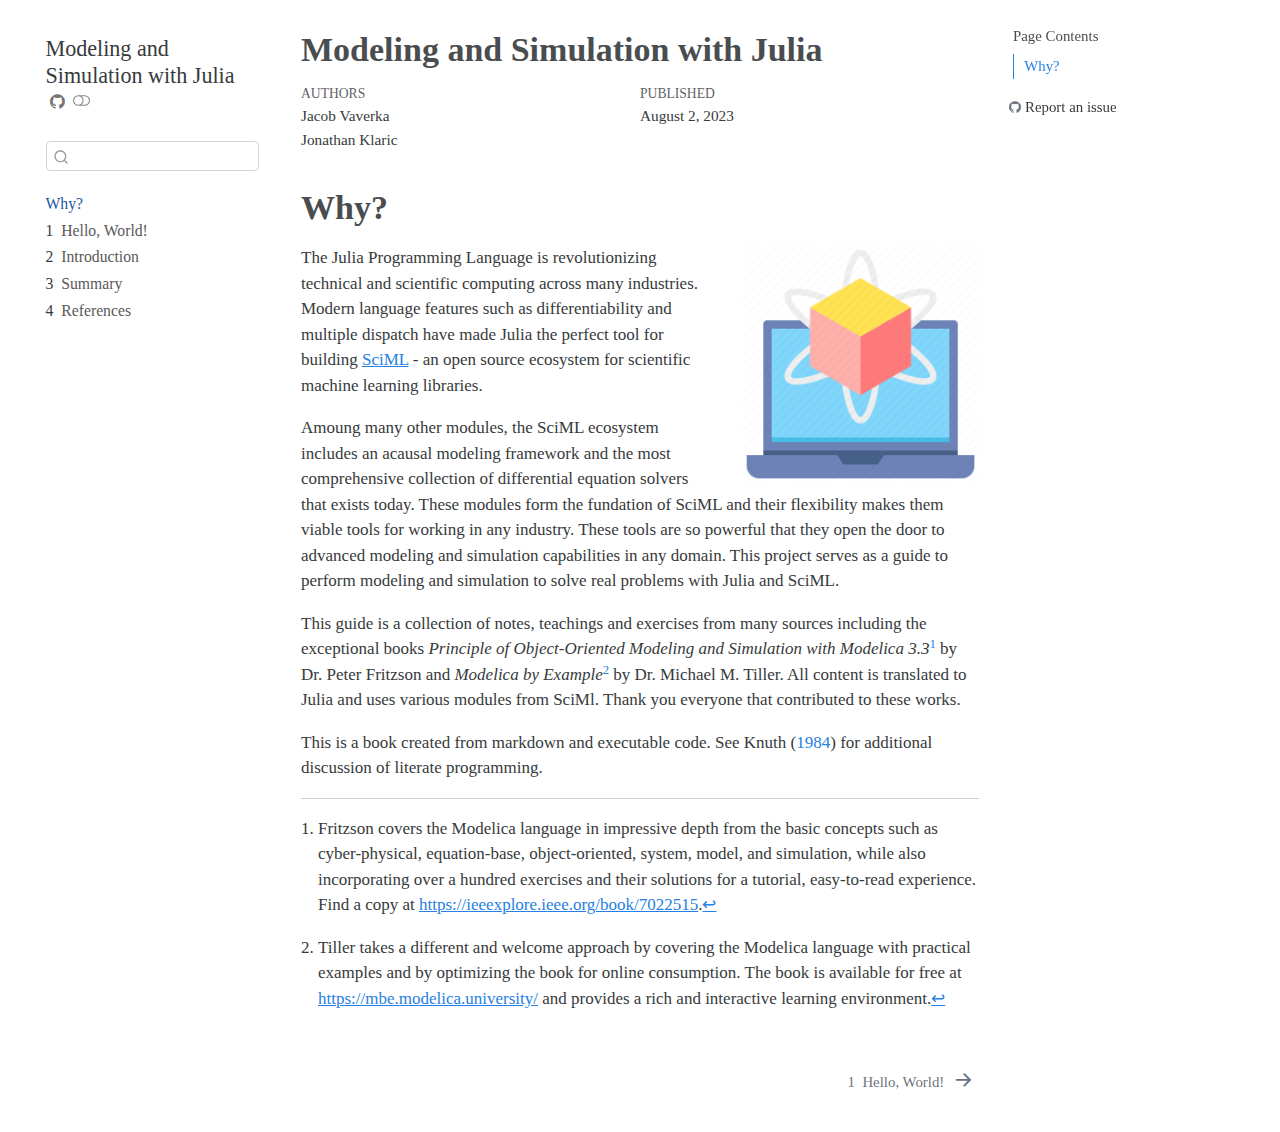
<file: index.html>
<!DOCTYPE html>
<html xmlns="http://www.w3.org/1999/xhtml" lang="en" xml:lang="en"><head>

<meta charset="utf-8">
<meta name="generator" content="quarto-1.3.433">

<meta name="viewport" content="width=device-width, initial-scale=1.0, user-scalable=yes">

<meta name="author" content="Jacob Vaverka">
<meta name="author" content="Jonathan Klaric">
<meta name="dcterms.date" content="2023-08-02">

<title>Modeling and Simulation with Julia</title>
<style>
code{white-space: pre-wrap;}
span.smallcaps{font-variant: small-caps;}
div.columns{display: flex; gap: min(4vw, 1.5em);}
div.column{flex: auto; overflow-x: auto;}
div.hanging-indent{margin-left: 1.5em; text-indent: -1.5em;}
ul.task-list{list-style: none;}
ul.task-list li input[type="checkbox"] {
  width: 0.8em;
  margin: 0 0.8em 0.2em -1em; /* quarto-specific, see https://github.com/quarto-dev/quarto-cli/issues/4556 */ 
  vertical-align: middle;
}
/* CSS for citations */
div.csl-bib-body { }
div.csl-entry {
  clear: both;
}
.hanging-indent div.csl-entry {
  margin-left:2em;
  text-indent:-2em;
}
div.csl-left-margin {
  min-width:2em;
  float:left;
}
div.csl-right-inline {
  margin-left:2em;
  padding-left:1em;
}
div.csl-indent {
  margin-left: 2em;
}</style>


<script src="site_libs/quarto-nav/quarto-nav.js"></script>
<script src="site_libs/quarto-nav/headroom.min.js"></script>
<script src="site_libs/clipboard/clipboard.min.js"></script>
<script src="site_libs/quarto-search/autocomplete.umd.js"></script>
<script src="site_libs/quarto-search/fuse.min.js"></script>
<script src="site_libs/quarto-search/quarto-search.js"></script>
<meta name="quarto:offset" content="./">
<link href="./hello.html" rel="next">
<link href="./cover.png" rel="icon" type="image/png">
<script src="site_libs/quarto-html/quarto.js"></script>
<script src="site_libs/quarto-html/popper.min.js"></script>
<script src="site_libs/quarto-html/tippy.umd.min.js"></script>
<script src="site_libs/quarto-html/anchor.min.js"></script>
<link href="site_libs/quarto-html/tippy.css" rel="stylesheet">
<link href="site_libs/quarto-html/quarto-syntax-highlighting.css" rel="stylesheet" class="quarto-color-scheme" id="quarto-text-highlighting-styles">
<link href="site_libs/quarto-html/quarto-syntax-highlighting-dark.css" rel="prefetch" class="quarto-color-scheme quarto-color-alternate" id="quarto-text-highlighting-styles">
<script src="site_libs/bootstrap/bootstrap.min.js"></script>
<link href="site_libs/bootstrap/bootstrap-icons.css" rel="stylesheet">
<link href="site_libs/bootstrap/bootstrap.min.css" rel="stylesheet" class="quarto-color-scheme" id="quarto-bootstrap" data-mode="light">
<link href="site_libs/bootstrap/bootstrap-dark.min.css" rel="prefetch" class="quarto-color-scheme quarto-color-alternate" id="quarto-bootstrap" data-mode="dark">
<script id="quarto-search-options" type="application/json">{
  "location": "sidebar",
  "copy-button": false,
  "collapse-after": 3,
  "panel-placement": "start",
  "type": "textbox",
  "limit": 20,
  "language": {
    "search-no-results-text": "No results",
    "search-matching-documents-text": "matching documents",
    "search-copy-link-title": "Copy link to search",
    "search-hide-matches-text": "Hide additional matches",
    "search-more-match-text": "more match in this document",
    "search-more-matches-text": "more matches in this document",
    "search-clear-button-title": "Clear",
    "search-detached-cancel-button-title": "Cancel",
    "search-submit-button-title": "Submit",
    "search-label": "Search"
  }
}</script>
<style>html{ scroll-behavior: smooth; }</style>


</head>

<body class="nav-sidebar floating">

<div id="quarto-search-results"></div>
  <header id="quarto-header" class="headroom fixed-top">
  <nav class="quarto-secondary-nav">
    <div class="container-fluid d-flex">
      <button type="button" class="quarto-btn-toggle btn" data-bs-toggle="collapse" data-bs-target="#quarto-sidebar,#quarto-sidebar-glass" aria-controls="quarto-sidebar" aria-expanded="false" aria-label="Toggle sidebar navigation" onclick="if (window.quartoToggleHeadroom) { window.quartoToggleHeadroom(); }">
        <i class="bi bi-layout-text-sidebar-reverse"></i>
      </button>
      <nav class="quarto-page-breadcrumbs" aria-label="breadcrumb"><ol class="breadcrumb"><li class="breadcrumb-item"><a href="./index.html">Why?</a></li></ol></nav>
      <a class="flex-grow-1" role="button" data-bs-toggle="collapse" data-bs-target="#quarto-sidebar,#quarto-sidebar-glass" aria-controls="quarto-sidebar" aria-expanded="false" aria-label="Toggle sidebar navigation" onclick="if (window.quartoToggleHeadroom) { window.quartoToggleHeadroom(); }">      
      </a>
      <button type="button" class="btn quarto-search-button" aria-label="" onclick="window.quartoOpenSearch();">
        <i class="bi bi-search"></i>
      </button>
    </div>
  </nav>
</header>
<!-- content -->
<div id="quarto-content" class="quarto-container page-columns page-rows-contents page-layout-article">
<!-- sidebar -->
  <nav id="quarto-sidebar" class="sidebar collapse collapse-horizontal sidebar-navigation floating overflow-auto">
    <div class="pt-lg-2 mt-2 text-left sidebar-header">
    <div class="sidebar-title mb-0 py-0">
      <a href="./">Modeling and Simulation with Julia</a> 
        <div class="sidebar-tools-main">
    <a href="https://github.com/jvaverka/ModelSimBook" rel="" title="Source Code" class="quarto-navigation-tool px-1" aria-label="Source Code"><i class="bi bi-github"></i></a>
  <a href="" class="quarto-color-scheme-toggle quarto-navigation-tool  px-1" onclick="window.quartoToggleColorScheme(); return false;" title="Toggle dark mode"><i class="bi"></i></a>
</div>
    </div>
      </div>
        <div class="mt-2 flex-shrink-0 align-items-center">
        <div class="sidebar-search">
        <div id="quarto-search" class="" title="Search"></div>
        </div>
        </div>
    <div class="sidebar-menu-container"> 
    <ul class="list-unstyled mt-1">
        <li class="sidebar-item">
  <div class="sidebar-item-container"> 
  <a href="./index.html" class="sidebar-item-text sidebar-link active">
 <span class="menu-text">Why?</span></a>
  </div>
</li>
        <li class="sidebar-item">
  <div class="sidebar-item-container"> 
  <a href="./hello.html" class="sidebar-item-text sidebar-link">
 <span class="menu-text"><span class="chapter-number">1</span>&nbsp; <span class="chapter-title">Hello, World!</span></span></a>
  </div>
</li>
        <li class="sidebar-item">
  <div class="sidebar-item-container"> 
  <a href="./intro.html" class="sidebar-item-text sidebar-link">
 <span class="menu-text"><span class="chapter-number">2</span>&nbsp; <span class="chapter-title">Introduction</span></span></a>
  </div>
</li>
        <li class="sidebar-item">
  <div class="sidebar-item-container"> 
  <a href="./summary.html" class="sidebar-item-text sidebar-link">
 <span class="menu-text"><span class="chapter-number">3</span>&nbsp; <span class="chapter-title">Summary</span></span></a>
  </div>
</li>
        <li class="sidebar-item">
  <div class="sidebar-item-container"> 
  <a href="./references.html" class="sidebar-item-text sidebar-link">
 <span class="menu-text"><span class="chapter-number">4</span>&nbsp; <span class="chapter-title">References</span></span></a>
  </div>
</li>
    </ul>
    </div>
</nav>
<div id="quarto-sidebar-glass" data-bs-toggle="collapse" data-bs-target="#quarto-sidebar,#quarto-sidebar-glass"></div>
<!-- margin-sidebar -->
    <div id="quarto-margin-sidebar" class="sidebar margin-sidebar">
        <nav id="TOC" role="doc-toc" class="toc-active">
    <h2 id="toc-title">Page Contents</h2>
   
  <ul>
  <li><a href="#why" id="toc-why" class="nav-link active" data-scroll-target="#why">Why?</a></li>
  </ul>
<div class="toc-actions"><div><i class="bi bi-github"></i></div><div class="action-links"><p><a href="https://github.com/jvaverka/ModelSimBook/issues/new" class="toc-action">Report an issue</a></p></div></div></nav>
    </div>
<!-- main -->
<main class="content" id="quarto-document-content">

<header id="title-block-header" class="quarto-title-block default">
<div class="quarto-title">
<h1 class="title">Modeling and Simulation with Julia</h1>
</div>



<div class="quarto-title-meta">

    <div>
    <div class="quarto-title-meta-heading">Authors</div>
    <div class="quarto-title-meta-contents">
             <p>Jacob Vaverka </p>
             <p>Jonathan Klaric </p>
          </div>
  </div>
    
    <div>
    <div class="quarto-title-meta-heading">Published</div>
    <div class="quarto-title-meta-contents">
      <p class="date">August 2, 2023</p>
    </div>
  </div>
  
    
  </div>
  

</header>


<section id="why" class="level1 unnumbered">
<h1 class="unnumbered">Why?</h1><p><img src="cover.png" title="Modeling and Simulation with Julia" class="quarto-cover-image img-fluid"></p>
<p>The Julia Programming Language is revolutionizing technical and scientific computing across many industries. Modern language features such as differentiability and multiple dispatch have made Julia the perfect tool for building <a href="sciml.ai">SciML</a> - an open source ecosystem for scientific machine learning libraries.</p>
<p>Amoung many other modules, the SciML ecosystem includes an acausal modeling framework and the most comprehensive collection of differential equation solvers that exists today. These modules form the fundation of SciML and their flexibility makes them viable tools for working in any industry. These tools are so powerful that they open the door to advanced modeling and simulation capabilities in any domain. This project serves as a guide to perform modeling and simulation to solve real problems with Julia and SciML.</p>
<p>This guide is a collection of notes, teachings and exercises from many sources including the exceptional books <em>Principle of Object-Oriented Modeling and Simulation with Modelica 3.3</em><a href="#fn1" class="footnote-ref" id="fnref1" role="doc-noteref"><sup>1</sup></a> by Dr.&nbsp;Peter Fritzson and <em>Modelica by Example</em><a href="#fn2" class="footnote-ref" id="fnref2" role="doc-noteref"><sup>2</sup></a> by Dr.&nbsp;Michael M. Tiller. All content is translated to Julia and uses various modules from SciMl. Thank you everyone that contributed to these works.</p>
<p>This is a book created from markdown and executable code. See <span class="citation" data-cites="knuth84">Knuth (<a href="references.html#ref-knuth84" role="doc-biblioref">1984</a>)</span> for additional discussion of literate programming.</p>


<div id="refs" class="references csl-bib-body hanging-indent" role="list" style="display: none">
<div id="ref-knuth84" class="csl-entry" role="listitem">
Knuth, Donald E. 1984. <span>“Literate Programming.”</span> <em>Comput. J.</em> 27 (2): 97–111. <a href="https://doi.org/10.1093/comjnl/27.2.97">https://doi.org/10.1093/comjnl/27.2.97</a>.
</div>
</div>
</section>
<section id="footnotes" class="footnotes footnotes-end-of-document" role="doc-endnotes">
<hr>
<ol>
<li id="fn1"><p>Fritzson covers the Modelica language in impressive depth from the basic concepts such as cyber-physical, equation-base, object-oriented, system, model, and simulation, while also incorporating over a hundred exercises and their solutions for a tutorial, easy-to-read experience. Find a copy at <a href="https://ieeexplore.ieee.org/book/7022515" class="uri">https://ieeexplore.ieee.org/book/7022515</a>.<a href="#fnref1" class="footnote-back" role="doc-backlink">↩︎</a></p></li>
<li id="fn2"><p>Tiller takes a different and welcome approach by covering the Modelica language with practical examples and by optimizing the book for online consumption. The book is available for free at <a href="https://mbe.modelica.university/" class="uri">https://mbe.modelica.university/</a> and provides a rich and interactive learning environment.<a href="#fnref2" class="footnote-back" role="doc-backlink">↩︎</a></p></li>
</ol>
</section>

</main> <!-- /main -->
<script id="quarto-html-after-body" type="application/javascript">
window.document.addEventListener("DOMContentLoaded", function (event) {
  const toggleBodyColorMode = (bsSheetEl) => {
    const mode = bsSheetEl.getAttribute("data-mode");
    const bodyEl = window.document.querySelector("body");
    if (mode === "dark") {
      bodyEl.classList.add("quarto-dark");
      bodyEl.classList.remove("quarto-light");
    } else {
      bodyEl.classList.add("quarto-light");
      bodyEl.classList.remove("quarto-dark");
    }
  }
  const toggleBodyColorPrimary = () => {
    const bsSheetEl = window.document.querySelector("link#quarto-bootstrap");
    if (bsSheetEl) {
      toggleBodyColorMode(bsSheetEl);
    }
  }
  toggleBodyColorPrimary();  
  const disableStylesheet = (stylesheets) => {
    for (let i=0; i < stylesheets.length; i++) {
      const stylesheet = stylesheets[i];
      stylesheet.rel = 'prefetch';
    }
  }
  const enableStylesheet = (stylesheets) => {
    for (let i=0; i < stylesheets.length; i++) {
      const stylesheet = stylesheets[i];
      stylesheet.rel = 'stylesheet';
    }
  }
  const manageTransitions = (selector, allowTransitions) => {
    const els = window.document.querySelectorAll(selector);
    for (let i=0; i < els.length; i++) {
      const el = els[i];
      if (allowTransitions) {
        el.classList.remove('notransition');
      } else {
        el.classList.add('notransition');
      }
    }
  }
  const toggleColorMode = (alternate) => {
    // Switch the stylesheets
    const alternateStylesheets = window.document.querySelectorAll('link.quarto-color-scheme.quarto-color-alternate');
    manageTransitions('#quarto-margin-sidebar .nav-link', false);
    if (alternate) {
      enableStylesheet(alternateStylesheets);
      for (const sheetNode of alternateStylesheets) {
        if (sheetNode.id === "quarto-bootstrap") {
          toggleBodyColorMode(sheetNode);
        }
      }
    } else {
      disableStylesheet(alternateStylesheets);
      toggleBodyColorPrimary();
    }
    manageTransitions('#quarto-margin-sidebar .nav-link', true);
    // Switch the toggles
    const toggles = window.document.querySelectorAll('.quarto-color-scheme-toggle');
    for (let i=0; i < toggles.length; i++) {
      const toggle = toggles[i];
      if (toggle) {
        if (alternate) {
          toggle.classList.add("alternate");     
        } else {
          toggle.classList.remove("alternate");
        }
      }
    }
    // Hack to workaround the fact that safari doesn't
    // properly recolor the scrollbar when toggling (#1455)
    if (navigator.userAgent.indexOf('Safari') > 0 && navigator.userAgent.indexOf('Chrome') == -1) {
      manageTransitions("body", false);
      window.scrollTo(0, 1);
      setTimeout(() => {
        window.scrollTo(0, 0);
        manageTransitions("body", true);
      }, 40);  
    }
  }
  const isFileUrl = () => { 
    return window.location.protocol === 'file:';
  }
  const hasAlternateSentinel = () => {  
    let styleSentinel = getColorSchemeSentinel();
    if (styleSentinel !== null) {
      return styleSentinel === "alternate";
    } else {
      return false;
    }
  }
  const setStyleSentinel = (alternate) => {
    const value = alternate ? "alternate" : "default";
    if (!isFileUrl()) {
      window.localStorage.setItem("quarto-color-scheme", value);
    } else {
      localAlternateSentinel = value;
    }
  }
  const getColorSchemeSentinel = () => {
    if (!isFileUrl()) {
      const storageValue = window.localStorage.getItem("quarto-color-scheme");
      return storageValue != null ? storageValue : localAlternateSentinel;
    } else {
      return localAlternateSentinel;
    }
  }
  let localAlternateSentinel = 'default';
  // Dark / light mode switch
  window.quartoToggleColorScheme = () => {
    // Read the current dark / light value 
    let toAlternate = !hasAlternateSentinel();
    toggleColorMode(toAlternate);
    setStyleSentinel(toAlternate);
  };
  // Ensure there is a toggle, if there isn't float one in the top right
  if (window.document.querySelector('.quarto-color-scheme-toggle') === null) {
    const a = window.document.createElement('a');
    a.classList.add('top-right');
    a.classList.add('quarto-color-scheme-toggle');
    a.href = "";
    a.onclick = function() { try { window.quartoToggleColorScheme(); } catch {} return false; };
    const i = window.document.createElement("i");
    i.classList.add('bi');
    a.appendChild(i);
    window.document.body.appendChild(a);
  }
  // Switch to dark mode if need be
  if (hasAlternateSentinel()) {
    toggleColorMode(true);
  } else {
    toggleColorMode(false);
  }
  const icon = "";
  const anchorJS = new window.AnchorJS();
  anchorJS.options = {
    placement: 'right',
    icon: icon
  };
  anchorJS.add('.anchored');
  const isCodeAnnotation = (el) => {
    for (const clz of el.classList) {
      if (clz.startsWith('code-annotation-')) {                     
        return true;
      }
    }
    return false;
  }
  const clipboard = new window.ClipboardJS('.code-copy-button', {
    text: function(trigger) {
      const codeEl = trigger.previousElementSibling.cloneNode(true);
      for (const childEl of codeEl.children) {
        if (isCodeAnnotation(childEl)) {
          childEl.remove();
        }
      }
      return codeEl.innerText;
    }
  });
  clipboard.on('success', function(e) {
    // button target
    const button = e.trigger;
    // don't keep focus
    button.blur();
    // flash "checked"
    button.classList.add('code-copy-button-checked');
    var currentTitle = button.getAttribute("title");
    button.setAttribute("title", "Copied!");
    let tooltip;
    if (window.bootstrap) {
      button.setAttribute("data-bs-toggle", "tooltip");
      button.setAttribute("data-bs-placement", "left");
      button.setAttribute("data-bs-title", "Copied!");
      tooltip = new bootstrap.Tooltip(button, 
        { trigger: "manual", 
          customClass: "code-copy-button-tooltip",
          offset: [0, -8]});
      tooltip.show();    
    }
    setTimeout(function() {
      if (tooltip) {
        tooltip.hide();
        button.removeAttribute("data-bs-title");
        button.removeAttribute("data-bs-toggle");
        button.removeAttribute("data-bs-placement");
      }
      button.setAttribute("title", currentTitle);
      button.classList.remove('code-copy-button-checked');
    }, 1000);
    // clear code selection
    e.clearSelection();
  });
  function tippyHover(el, contentFn) {
    const config = {
      allowHTML: true,
      content: contentFn,
      maxWidth: 500,
      delay: 100,
      arrow: false,
      appendTo: function(el) {
          return el.parentElement;
      },
      interactive: true,
      interactiveBorder: 10,
      theme: 'quarto',
      placement: 'bottom-start'
    };
    window.tippy(el, config); 
  }
  const noterefs = window.document.querySelectorAll('a[role="doc-noteref"]');
  for (var i=0; i<noterefs.length; i++) {
    const ref = noterefs[i];
    tippyHover(ref, function() {
      // use id or data attribute instead here
      let href = ref.getAttribute('data-footnote-href') || ref.getAttribute('href');
      try { href = new URL(href).hash; } catch {}
      const id = href.replace(/^#\/?/, "");
      const note = window.document.getElementById(id);
      return note.innerHTML;
    });
  }
      let selectedAnnoteEl;
      const selectorForAnnotation = ( cell, annotation) => {
        let cellAttr = 'data-code-cell="' + cell + '"';
        let lineAttr = 'data-code-annotation="' +  annotation + '"';
        const selector = 'span[' + cellAttr + '][' + lineAttr + ']';
        return selector;
      }
      const selectCodeLines = (annoteEl) => {
        const doc = window.document;
        const targetCell = annoteEl.getAttribute("data-target-cell");
        const targetAnnotation = annoteEl.getAttribute("data-target-annotation");
        const annoteSpan = window.document.querySelector(selectorForAnnotation(targetCell, targetAnnotation));
        const lines = annoteSpan.getAttribute("data-code-lines").split(",");
        const lineIds = lines.map((line) => {
          return targetCell + "-" + line;
        })
        let top = null;
        let height = null;
        let parent = null;
        if (lineIds.length > 0) {
            //compute the position of the single el (top and bottom and make a div)
            const el = window.document.getElementById(lineIds[0]);
            top = el.offsetTop;
            height = el.offsetHeight;
            parent = el.parentElement.parentElement;
          if (lineIds.length > 1) {
            const lastEl = window.document.getElementById(lineIds[lineIds.length - 1]);
            const bottom = lastEl.offsetTop + lastEl.offsetHeight;
            height = bottom - top;
          }
          if (top !== null && height !== null && parent !== null) {
            // cook up a div (if necessary) and position it 
            let div = window.document.getElementById("code-annotation-line-highlight");
            if (div === null) {
              div = window.document.createElement("div");
              div.setAttribute("id", "code-annotation-line-highlight");
              div.style.position = 'absolute';
              parent.appendChild(div);
            }
            div.style.top = top - 2 + "px";
            div.style.height = height + 4 + "px";
            let gutterDiv = window.document.getElementById("code-annotation-line-highlight-gutter");
            if (gutterDiv === null) {
              gutterDiv = window.document.createElement("div");
              gutterDiv.setAttribute("id", "code-annotation-line-highlight-gutter");
              gutterDiv.style.position = 'absolute';
              const codeCell = window.document.getElementById(targetCell);
              const gutter = codeCell.querySelector('.code-annotation-gutter');
              gutter.appendChild(gutterDiv);
            }
            gutterDiv.style.top = top - 2 + "px";
            gutterDiv.style.height = height + 4 + "px";
          }
          selectedAnnoteEl = annoteEl;
        }
      };
      const unselectCodeLines = () => {
        const elementsIds = ["code-annotation-line-highlight", "code-annotation-line-highlight-gutter"];
        elementsIds.forEach((elId) => {
          const div = window.document.getElementById(elId);
          if (div) {
            div.remove();
          }
        });
        selectedAnnoteEl = undefined;
      };
      // Attach click handler to the DT
      const annoteDls = window.document.querySelectorAll('dt[data-target-cell]');
      for (const annoteDlNode of annoteDls) {
        annoteDlNode.addEventListener('click', (event) => {
          const clickedEl = event.target;
          if (clickedEl !== selectedAnnoteEl) {
            unselectCodeLines();
            const activeEl = window.document.querySelector('dt[data-target-cell].code-annotation-active');
            if (activeEl) {
              activeEl.classList.remove('code-annotation-active');
            }
            selectCodeLines(clickedEl);
            clickedEl.classList.add('code-annotation-active');
          } else {
            // Unselect the line
            unselectCodeLines();
            clickedEl.classList.remove('code-annotation-active');
          }
        });
      }
  const findCites = (el) => {
    const parentEl = el.parentElement;
    if (parentEl) {
      const cites = parentEl.dataset.cites;
      if (cites) {
        return {
          el,
          cites: cites.split(' ')
        };
      } else {
        return findCites(el.parentElement)
      }
    } else {
      return undefined;
    }
  };
  var bibliorefs = window.document.querySelectorAll('a[role="doc-biblioref"]');
  for (var i=0; i<bibliorefs.length; i++) {
    const ref = bibliorefs[i];
    const citeInfo = findCites(ref);
    if (citeInfo) {
      tippyHover(citeInfo.el, function() {
        var popup = window.document.createElement('div');
        citeInfo.cites.forEach(function(cite) {
          var citeDiv = window.document.createElement('div');
          citeDiv.classList.add('hanging-indent');
          citeDiv.classList.add('csl-entry');
          var biblioDiv = window.document.getElementById('ref-' + cite);
          if (biblioDiv) {
            citeDiv.innerHTML = biblioDiv.innerHTML;
          }
          popup.appendChild(citeDiv);
        });
        return popup.innerHTML;
      });
    }
  }
});
</script>
<nav class="page-navigation">
  <div class="nav-page nav-page-previous">
  </div>
  <div class="nav-page nav-page-next">
      <a href="./hello.html" class="pagination-link">
        <span class="nav-page-text"><span class="chapter-number">1</span>&nbsp; <span class="chapter-title">Hello, World!</span></span> <i class="bi bi-arrow-right-short"></i>
      </a>
  </div>
</nav>
</div> <!-- /content -->



<script src="site_libs/quarto-html/zenscroll-min.js"></script>
</body></html>
</file>
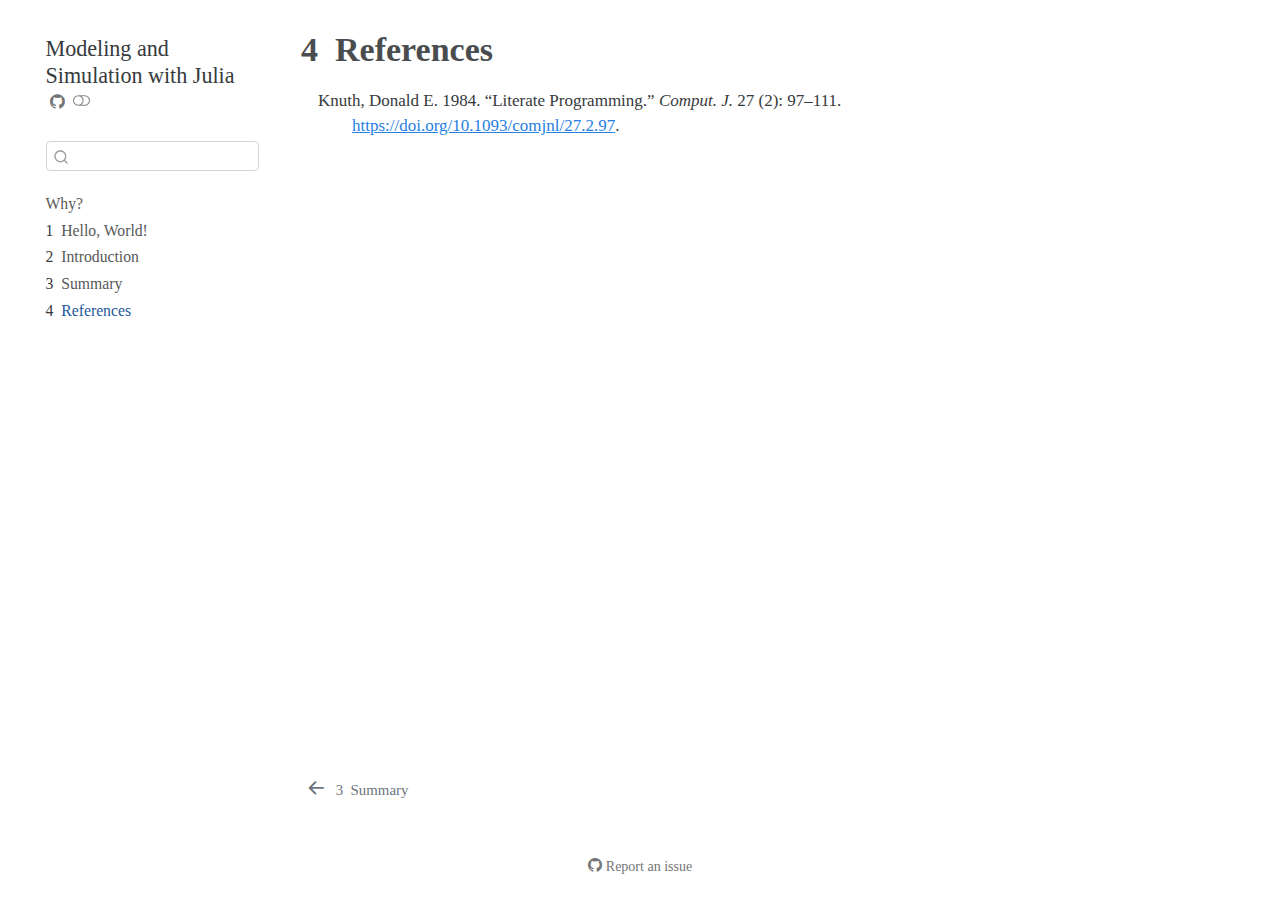
<file: references.html>
<!DOCTYPE html>
<html xmlns="http://www.w3.org/1999/xhtml" lang="en" xml:lang="en"><head>

<meta charset="utf-8">
<meta name="generator" content="quarto-1.3.433">

<meta name="viewport" content="width=device-width, initial-scale=1.0, user-scalable=yes">


<title>Modeling and Simulation with Julia - 4&nbsp; References</title>
<style>
code{white-space: pre-wrap;}
span.smallcaps{font-variant: small-caps;}
div.columns{display: flex; gap: min(4vw, 1.5em);}
div.column{flex: auto; overflow-x: auto;}
div.hanging-indent{margin-left: 1.5em; text-indent: -1.5em;}
ul.task-list{list-style: none;}
ul.task-list li input[type="checkbox"] {
  width: 0.8em;
  margin: 0 0.8em 0.2em -1em; /* quarto-specific, see https://github.com/quarto-dev/quarto-cli/issues/4556 */ 
  vertical-align: middle;
}
/* CSS for citations */
div.csl-bib-body { }
div.csl-entry {
  clear: both;
}
.hanging-indent div.csl-entry {
  margin-left:2em;
  text-indent:-2em;
}
div.csl-left-margin {
  min-width:2em;
  float:left;
}
div.csl-right-inline {
  margin-left:2em;
  padding-left:1em;
}
div.csl-indent {
  margin-left: 2em;
}</style>


<script src="site_libs/quarto-nav/quarto-nav.js"></script>
<script src="site_libs/quarto-nav/headroom.min.js"></script>
<script src="site_libs/clipboard/clipboard.min.js"></script>
<script src="site_libs/quarto-search/autocomplete.umd.js"></script>
<script src="site_libs/quarto-search/fuse.min.js"></script>
<script src="site_libs/quarto-search/quarto-search.js"></script>
<meta name="quarto:offset" content="./">
<link href="./summary.html" rel="prev">
<link href="./cover.png" rel="icon" type="image/png">
<script src="site_libs/quarto-html/quarto.js"></script>
<script src="site_libs/quarto-html/popper.min.js"></script>
<script src="site_libs/quarto-html/tippy.umd.min.js"></script>
<script src="site_libs/quarto-html/anchor.min.js"></script>
<link href="site_libs/quarto-html/tippy.css" rel="stylesheet">
<link href="site_libs/quarto-html/quarto-syntax-highlighting.css" rel="stylesheet" class="quarto-color-scheme" id="quarto-text-highlighting-styles">
<link href="site_libs/quarto-html/quarto-syntax-highlighting-dark.css" rel="prefetch" class="quarto-color-scheme quarto-color-alternate" id="quarto-text-highlighting-styles">
<script src="site_libs/bootstrap/bootstrap.min.js"></script>
<link href="site_libs/bootstrap/bootstrap-icons.css" rel="stylesheet">
<link href="site_libs/bootstrap/bootstrap.min.css" rel="stylesheet" class="quarto-color-scheme" id="quarto-bootstrap" data-mode="light">
<link href="site_libs/bootstrap/bootstrap-dark.min.css" rel="prefetch" class="quarto-color-scheme quarto-color-alternate" id="quarto-bootstrap" data-mode="dark">
<script id="quarto-search-options" type="application/json">{
  "location": "sidebar",
  "copy-button": false,
  "collapse-after": 3,
  "panel-placement": "start",
  "type": "textbox",
  "limit": 20,
  "language": {
    "search-no-results-text": "No results",
    "search-matching-documents-text": "matching documents",
    "search-copy-link-title": "Copy link to search",
    "search-hide-matches-text": "Hide additional matches",
    "search-more-match-text": "more match in this document",
    "search-more-matches-text": "more matches in this document",
    "search-clear-button-title": "Clear",
    "search-detached-cancel-button-title": "Cancel",
    "search-submit-button-title": "Submit",
    "search-label": "Search"
  }
}</script>
<style>html{ scroll-behavior: smooth; }</style>


</head>

<body class="nav-sidebar floating">

<div id="quarto-search-results"></div>
  <header id="quarto-header" class="headroom fixed-top">
  <nav class="quarto-secondary-nav">
    <div class="container-fluid d-flex">
      <button type="button" class="quarto-btn-toggle btn" data-bs-toggle="collapse" data-bs-target="#quarto-sidebar,#quarto-sidebar-glass" aria-controls="quarto-sidebar" aria-expanded="false" aria-label="Toggle sidebar navigation" onclick="if (window.quartoToggleHeadroom) { window.quartoToggleHeadroom(); }">
        <i class="bi bi-layout-text-sidebar-reverse"></i>
      </button>
      <nav class="quarto-page-breadcrumbs" aria-label="breadcrumb"><ol class="breadcrumb"><li class="breadcrumb-item"><a href="./references.html"><span class="chapter-number">4</span>&nbsp; <span class="chapter-title">References</span></a></li></ol></nav>
      <a class="flex-grow-1" role="button" data-bs-toggle="collapse" data-bs-target="#quarto-sidebar,#quarto-sidebar-glass" aria-controls="quarto-sidebar" aria-expanded="false" aria-label="Toggle sidebar navigation" onclick="if (window.quartoToggleHeadroom) { window.quartoToggleHeadroom(); }">      
      </a>
      <button type="button" class="btn quarto-search-button" aria-label="" onclick="window.quartoOpenSearch();">
        <i class="bi bi-search"></i>
      </button>
    </div>
  </nav>
</header>
<!-- content -->
<div id="quarto-content" class="quarto-container page-columns page-rows-contents page-layout-article">
<!-- sidebar -->
  <nav id="quarto-sidebar" class="sidebar collapse collapse-horizontal sidebar-navigation floating overflow-auto">
    <div class="pt-lg-2 mt-2 text-left sidebar-header">
    <div class="sidebar-title mb-0 py-0">
      <a href="./">Modeling and Simulation with Julia</a> 
        <div class="sidebar-tools-main">
    <a href="https://github.com/jvaverka/ModelSimBook" rel="" title="Source Code" class="quarto-navigation-tool px-1" aria-label="Source Code"><i class="bi bi-github"></i></a>
  <a href="" class="quarto-color-scheme-toggle quarto-navigation-tool  px-1" onclick="window.quartoToggleColorScheme(); return false;" title="Toggle dark mode"><i class="bi"></i></a>
</div>
    </div>
      </div>
        <div class="mt-2 flex-shrink-0 align-items-center">
        <div class="sidebar-search">
        <div id="quarto-search" class="" title="Search"></div>
        </div>
        </div>
    <div class="sidebar-menu-container"> 
    <ul class="list-unstyled mt-1">
        <li class="sidebar-item">
  <div class="sidebar-item-container"> 
  <a href="./index.html" class="sidebar-item-text sidebar-link">
 <span class="menu-text">Why?</span></a>
  </div>
</li>
        <li class="sidebar-item">
  <div class="sidebar-item-container"> 
  <a href="./hello.html" class="sidebar-item-text sidebar-link">
 <span class="menu-text"><span class="chapter-number">1</span>&nbsp; <span class="chapter-title">Hello, World!</span></span></a>
  </div>
</li>
        <li class="sidebar-item">
  <div class="sidebar-item-container"> 
  <a href="./intro.html" class="sidebar-item-text sidebar-link">
 <span class="menu-text"><span class="chapter-number">2</span>&nbsp; <span class="chapter-title">Introduction</span></span></a>
  </div>
</li>
        <li class="sidebar-item">
  <div class="sidebar-item-container"> 
  <a href="./summary.html" class="sidebar-item-text sidebar-link">
 <span class="menu-text"><span class="chapter-number">3</span>&nbsp; <span class="chapter-title">Summary</span></span></a>
  </div>
</li>
        <li class="sidebar-item">
  <div class="sidebar-item-container"> 
  <a href="./references.html" class="sidebar-item-text sidebar-link active">
 <span class="menu-text"><span class="chapter-number">4</span>&nbsp; <span class="chapter-title">References</span></span></a>
  </div>
</li>
    </ul>
    </div>
</nav>
<div id="quarto-sidebar-glass" data-bs-toggle="collapse" data-bs-target="#quarto-sidebar,#quarto-sidebar-glass"></div>
<!-- margin-sidebar -->
    <div id="quarto-margin-sidebar" class="sidebar margin-sidebar">
        
    </div>
<!-- main -->
<main class="content" id="quarto-document-content">

<header id="title-block-header" class="quarto-title-block default">
<div class="quarto-title">
<h1 class="title"><span class="chapter-number">4</span>&nbsp; <span class="chapter-title">References</span></h1>
</div>



<div class="quarto-title-meta">

    
  
    
  </div>
  

</header>

<div id="refs" class="references csl-bib-body hanging-indent" role="list">
<div id="ref-knuth84" class="csl-entry" role="listitem">
Knuth, Donald E. 1984. <span>“Literate Programming.”</span> <em>Comput.
J.</em> 27 (2): 97–111. <a href="https://doi.org/10.1093/comjnl/27.2.97">https://doi.org/10.1093/comjnl/27.2.97</a>.
</div>
</div>



</main> <!-- /main -->
<script id="quarto-html-after-body" type="application/javascript">
window.document.addEventListener("DOMContentLoaded", function (event) {
  const toggleBodyColorMode = (bsSheetEl) => {
    const mode = bsSheetEl.getAttribute("data-mode");
    const bodyEl = window.document.querySelector("body");
    if (mode === "dark") {
      bodyEl.classList.add("quarto-dark");
      bodyEl.classList.remove("quarto-light");
    } else {
      bodyEl.classList.add("quarto-light");
      bodyEl.classList.remove("quarto-dark");
    }
  }
  const toggleBodyColorPrimary = () => {
    const bsSheetEl = window.document.querySelector("link#quarto-bootstrap");
    if (bsSheetEl) {
      toggleBodyColorMode(bsSheetEl);
    }
  }
  toggleBodyColorPrimary();  
  const disableStylesheet = (stylesheets) => {
    for (let i=0; i < stylesheets.length; i++) {
      const stylesheet = stylesheets[i];
      stylesheet.rel = 'prefetch';
    }
  }
  const enableStylesheet = (stylesheets) => {
    for (let i=0; i < stylesheets.length; i++) {
      const stylesheet = stylesheets[i];
      stylesheet.rel = 'stylesheet';
    }
  }
  const manageTransitions = (selector, allowTransitions) => {
    const els = window.document.querySelectorAll(selector);
    for (let i=0; i < els.length; i++) {
      const el = els[i];
      if (allowTransitions) {
        el.classList.remove('notransition');
      } else {
        el.classList.add('notransition');
      }
    }
  }
  const toggleColorMode = (alternate) => {
    // Switch the stylesheets
    const alternateStylesheets = window.document.querySelectorAll('link.quarto-color-scheme.quarto-color-alternate');
    manageTransitions('#quarto-margin-sidebar .nav-link', false);
    if (alternate) {
      enableStylesheet(alternateStylesheets);
      for (const sheetNode of alternateStylesheets) {
        if (sheetNode.id === "quarto-bootstrap") {
          toggleBodyColorMode(sheetNode);
        }
      }
    } else {
      disableStylesheet(alternateStylesheets);
      toggleBodyColorPrimary();
    }
    manageTransitions('#quarto-margin-sidebar .nav-link', true);
    // Switch the toggles
    const toggles = window.document.querySelectorAll('.quarto-color-scheme-toggle');
    for (let i=0; i < toggles.length; i++) {
      const toggle = toggles[i];
      if (toggle) {
        if (alternate) {
          toggle.classList.add("alternate");     
        } else {
          toggle.classList.remove("alternate");
        }
      }
    }
    // Hack to workaround the fact that safari doesn't
    // properly recolor the scrollbar when toggling (#1455)
    if (navigator.userAgent.indexOf('Safari') > 0 && navigator.userAgent.indexOf('Chrome') == -1) {
      manageTransitions("body", false);
      window.scrollTo(0, 1);
      setTimeout(() => {
        window.scrollTo(0, 0);
        manageTransitions("body", true);
      }, 40);  
    }
  }
  const isFileUrl = () => { 
    return window.location.protocol === 'file:';
  }
  const hasAlternateSentinel = () => {  
    let styleSentinel = getColorSchemeSentinel();
    if (styleSentinel !== null) {
      return styleSentinel === "alternate";
    } else {
      return false;
    }
  }
  const setStyleSentinel = (alternate) => {
    const value = alternate ? "alternate" : "default";
    if (!isFileUrl()) {
      window.localStorage.setItem("quarto-color-scheme", value);
    } else {
      localAlternateSentinel = value;
    }
  }
  const getColorSchemeSentinel = () => {
    if (!isFileUrl()) {
      const storageValue = window.localStorage.getItem("quarto-color-scheme");
      return storageValue != null ? storageValue : localAlternateSentinel;
    } else {
      return localAlternateSentinel;
    }
  }
  let localAlternateSentinel = 'default';
  // Dark / light mode switch
  window.quartoToggleColorScheme = () => {
    // Read the current dark / light value 
    let toAlternate = !hasAlternateSentinel();
    toggleColorMode(toAlternate);
    setStyleSentinel(toAlternate);
  };
  // Ensure there is a toggle, if there isn't float one in the top right
  if (window.document.querySelector('.quarto-color-scheme-toggle') === null) {
    const a = window.document.createElement('a');
    a.classList.add('top-right');
    a.classList.add('quarto-color-scheme-toggle');
    a.href = "";
    a.onclick = function() { try { window.quartoToggleColorScheme(); } catch {} return false; };
    const i = window.document.createElement("i");
    i.classList.add('bi');
    a.appendChild(i);
    window.document.body.appendChild(a);
  }
  // Switch to dark mode if need be
  if (hasAlternateSentinel()) {
    toggleColorMode(true);
  } else {
    toggleColorMode(false);
  }
  const icon = "";
  const anchorJS = new window.AnchorJS();
  anchorJS.options = {
    placement: 'right',
    icon: icon
  };
  anchorJS.add('.anchored');
  const isCodeAnnotation = (el) => {
    for (const clz of el.classList) {
      if (clz.startsWith('code-annotation-')) {                     
        return true;
      }
    }
    return false;
  }
  const clipboard = new window.ClipboardJS('.code-copy-button', {
    text: function(trigger) {
      const codeEl = trigger.previousElementSibling.cloneNode(true);
      for (const childEl of codeEl.children) {
        if (isCodeAnnotation(childEl)) {
          childEl.remove();
        }
      }
      return codeEl.innerText;
    }
  });
  clipboard.on('success', function(e) {
    // button target
    const button = e.trigger;
    // don't keep focus
    button.blur();
    // flash "checked"
    button.classList.add('code-copy-button-checked');
    var currentTitle = button.getAttribute("title");
    button.setAttribute("title", "Copied!");
    let tooltip;
    if (window.bootstrap) {
      button.setAttribute("data-bs-toggle", "tooltip");
      button.setAttribute("data-bs-placement", "left");
      button.setAttribute("data-bs-title", "Copied!");
      tooltip = new bootstrap.Tooltip(button, 
        { trigger: "manual", 
          customClass: "code-copy-button-tooltip",
          offset: [0, -8]});
      tooltip.show();    
    }
    setTimeout(function() {
      if (tooltip) {
        tooltip.hide();
        button.removeAttribute("data-bs-title");
        button.removeAttribute("data-bs-toggle");
        button.removeAttribute("data-bs-placement");
      }
      button.setAttribute("title", currentTitle);
      button.classList.remove('code-copy-button-checked');
    }, 1000);
    // clear code selection
    e.clearSelection();
  });
  function tippyHover(el, contentFn) {
    const config = {
      allowHTML: true,
      content: contentFn,
      maxWidth: 500,
      delay: 100,
      arrow: false,
      appendTo: function(el) {
          return el.parentElement;
      },
      interactive: true,
      interactiveBorder: 10,
      theme: 'quarto',
      placement: 'bottom-start'
    };
    window.tippy(el, config); 
  }
  const noterefs = window.document.querySelectorAll('a[role="doc-noteref"]');
  for (var i=0; i<noterefs.length; i++) {
    const ref = noterefs[i];
    tippyHover(ref, function() {
      // use id or data attribute instead here
      let href = ref.getAttribute('data-footnote-href') || ref.getAttribute('href');
      try { href = new URL(href).hash; } catch {}
      const id = href.replace(/^#\/?/, "");
      const note = window.document.getElementById(id);
      return note.innerHTML;
    });
  }
      let selectedAnnoteEl;
      const selectorForAnnotation = ( cell, annotation) => {
        let cellAttr = 'data-code-cell="' + cell + '"';
        let lineAttr = 'data-code-annotation="' +  annotation + '"';
        const selector = 'span[' + cellAttr + '][' + lineAttr + ']';
        return selector;
      }
      const selectCodeLines = (annoteEl) => {
        const doc = window.document;
        const targetCell = annoteEl.getAttribute("data-target-cell");
        const targetAnnotation = annoteEl.getAttribute("data-target-annotation");
        const annoteSpan = window.document.querySelector(selectorForAnnotation(targetCell, targetAnnotation));
        const lines = annoteSpan.getAttribute("data-code-lines").split(",");
        const lineIds = lines.map((line) => {
          return targetCell + "-" + line;
        })
        let top = null;
        let height = null;
        let parent = null;
        if (lineIds.length > 0) {
            //compute the position of the single el (top and bottom and make a div)
            const el = window.document.getElementById(lineIds[0]);
            top = el.offsetTop;
            height = el.offsetHeight;
            parent = el.parentElement.parentElement;
          if (lineIds.length > 1) {
            const lastEl = window.document.getElementById(lineIds[lineIds.length - 1]);
            const bottom = lastEl.offsetTop + lastEl.offsetHeight;
            height = bottom - top;
          }
          if (top !== null && height !== null && parent !== null) {
            // cook up a div (if necessary) and position it 
            let div = window.document.getElementById("code-annotation-line-highlight");
            if (div === null) {
              div = window.document.createElement("div");
              div.setAttribute("id", "code-annotation-line-highlight");
              div.style.position = 'absolute';
              parent.appendChild(div);
            }
            div.style.top = top - 2 + "px";
            div.style.height = height + 4 + "px";
            let gutterDiv = window.document.getElementById("code-annotation-line-highlight-gutter");
            if (gutterDiv === null) {
              gutterDiv = window.document.createElement("div");
              gutterDiv.setAttribute("id", "code-annotation-line-highlight-gutter");
              gutterDiv.style.position = 'absolute';
              const codeCell = window.document.getElementById(targetCell);
              const gutter = codeCell.querySelector('.code-annotation-gutter');
              gutter.appendChild(gutterDiv);
            }
            gutterDiv.style.top = top - 2 + "px";
            gutterDiv.style.height = height + 4 + "px";
          }
          selectedAnnoteEl = annoteEl;
        }
      };
      const unselectCodeLines = () => {
        const elementsIds = ["code-annotation-line-highlight", "code-annotation-line-highlight-gutter"];
        elementsIds.forEach((elId) => {
          const div = window.document.getElementById(elId);
          if (div) {
            div.remove();
          }
        });
        selectedAnnoteEl = undefined;
      };
      // Attach click handler to the DT
      const annoteDls = window.document.querySelectorAll('dt[data-target-cell]');
      for (const annoteDlNode of annoteDls) {
        annoteDlNode.addEventListener('click', (event) => {
          const clickedEl = event.target;
          if (clickedEl !== selectedAnnoteEl) {
            unselectCodeLines();
            const activeEl = window.document.querySelector('dt[data-target-cell].code-annotation-active');
            if (activeEl) {
              activeEl.classList.remove('code-annotation-active');
            }
            selectCodeLines(clickedEl);
            clickedEl.classList.add('code-annotation-active');
          } else {
            // Unselect the line
            unselectCodeLines();
            clickedEl.classList.remove('code-annotation-active');
          }
        });
      }
  const findCites = (el) => {
    const parentEl = el.parentElement;
    if (parentEl) {
      const cites = parentEl.dataset.cites;
      if (cites) {
        return {
          el,
          cites: cites.split(' ')
        };
      } else {
        return findCites(el.parentElement)
      }
    } else {
      return undefined;
    }
  };
  var bibliorefs = window.document.querySelectorAll('a[role="doc-biblioref"]');
  for (var i=0; i<bibliorefs.length; i++) {
    const ref = bibliorefs[i];
    const citeInfo = findCites(ref);
    if (citeInfo) {
      tippyHover(citeInfo.el, function() {
        var popup = window.document.createElement('div');
        citeInfo.cites.forEach(function(cite) {
          var citeDiv = window.document.createElement('div');
          citeDiv.classList.add('hanging-indent');
          citeDiv.classList.add('csl-entry');
          var biblioDiv = window.document.getElementById('ref-' + cite);
          if (biblioDiv) {
            citeDiv.innerHTML = biblioDiv.innerHTML;
          }
          popup.appendChild(citeDiv);
        });
        return popup.innerHTML;
      });
    }
  }
});
</script>
<nav class="page-navigation">
  <div class="nav-page nav-page-previous">
      <a href="./summary.html" class="pagination-link">
        <i class="bi bi-arrow-left-short"></i> <span class="nav-page-text"><span class="chapter-number">3</span>&nbsp; <span class="chapter-title">Summary</span></span>
      </a>          
  </div>
  <div class="nav-page nav-page-next">
  </div>
</nav>
</div> <!-- /content -->



<footer class="footer"><div class="nav-footer"><div class="nav-footer-center"><div class="toc-actions"><div><i class="bi bi-github"></i></div><div class="action-links"><p><a href="https://github.com/jvaverka/ModelSimBook/issues/new" class="toc-action">Report an issue</a></p></div></div></div></div></footer><script src="site_libs/quarto-html/zenscroll-min.js"></script>
</body></html>
</file>
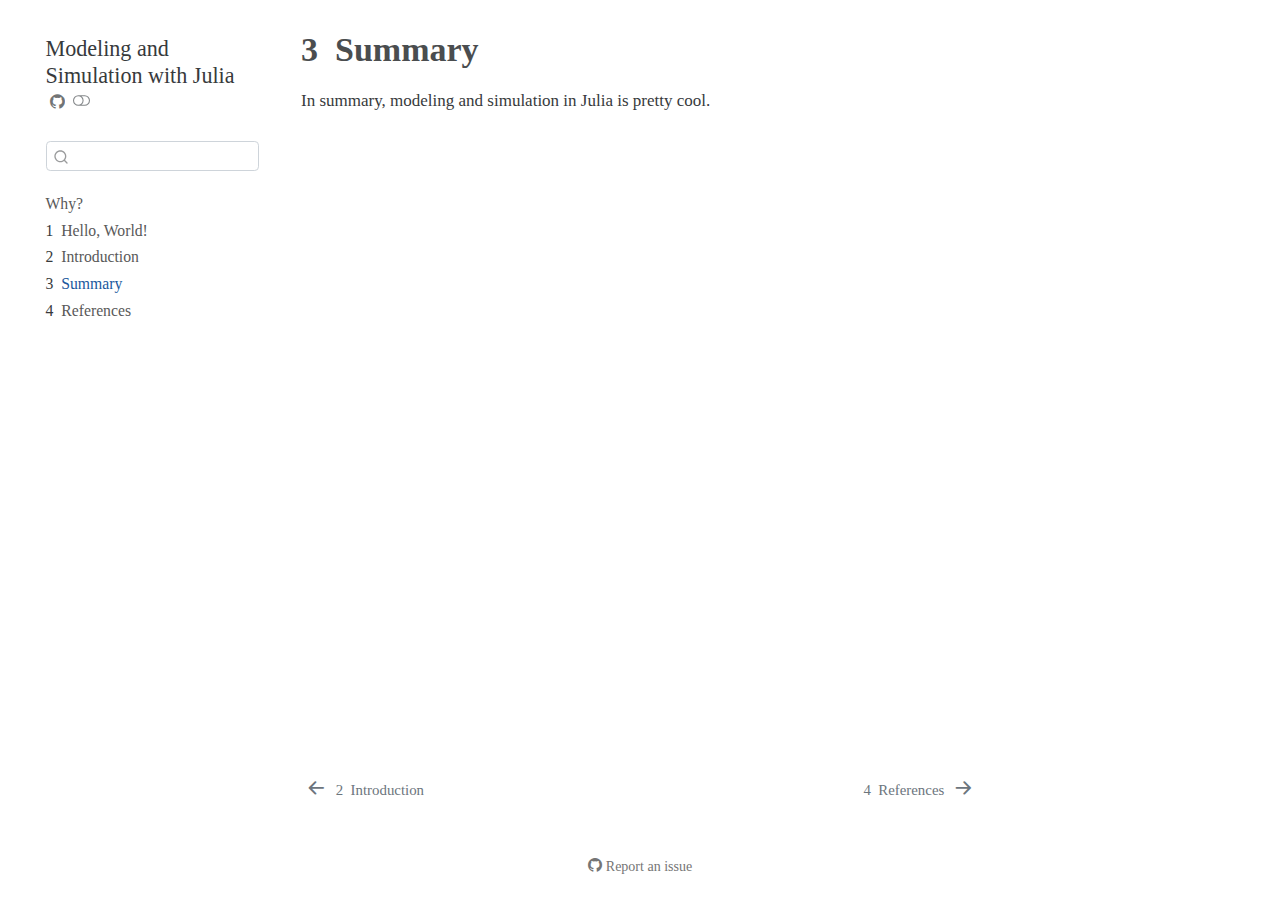
<file: summary.html>
<!DOCTYPE html>
<html xmlns="http://www.w3.org/1999/xhtml" lang="en" xml:lang="en"><head>

<meta charset="utf-8">
<meta name="generator" content="quarto-1.3.433">

<meta name="viewport" content="width=device-width, initial-scale=1.0, user-scalable=yes">


<title>Modeling and Simulation with Julia - 3&nbsp; Summary</title>
<style>
code{white-space: pre-wrap;}
span.smallcaps{font-variant: small-caps;}
div.columns{display: flex; gap: min(4vw, 1.5em);}
div.column{flex: auto; overflow-x: auto;}
div.hanging-indent{margin-left: 1.5em; text-indent: -1.5em;}
ul.task-list{list-style: none;}
ul.task-list li input[type="checkbox"] {
  width: 0.8em;
  margin: 0 0.8em 0.2em -1em; /* quarto-specific, see https://github.com/quarto-dev/quarto-cli/issues/4556 */ 
  vertical-align: middle;
}
</style>


<script src="site_libs/quarto-nav/quarto-nav.js"></script>
<script src="site_libs/quarto-nav/headroom.min.js"></script>
<script src="site_libs/clipboard/clipboard.min.js"></script>
<script src="site_libs/quarto-search/autocomplete.umd.js"></script>
<script src="site_libs/quarto-search/fuse.min.js"></script>
<script src="site_libs/quarto-search/quarto-search.js"></script>
<meta name="quarto:offset" content="./">
<link href="./references.html" rel="next">
<link href="./intro.html" rel="prev">
<link href="./cover.png" rel="icon" type="image/png">
<script src="site_libs/quarto-html/quarto.js"></script>
<script src="site_libs/quarto-html/popper.min.js"></script>
<script src="site_libs/quarto-html/tippy.umd.min.js"></script>
<script src="site_libs/quarto-html/anchor.min.js"></script>
<link href="site_libs/quarto-html/tippy.css" rel="stylesheet">
<link href="site_libs/quarto-html/quarto-syntax-highlighting.css" rel="stylesheet" class="quarto-color-scheme" id="quarto-text-highlighting-styles">
<link href="site_libs/quarto-html/quarto-syntax-highlighting-dark.css" rel="prefetch" class="quarto-color-scheme quarto-color-alternate" id="quarto-text-highlighting-styles">
<script src="site_libs/bootstrap/bootstrap.min.js"></script>
<link href="site_libs/bootstrap/bootstrap-icons.css" rel="stylesheet">
<link href="site_libs/bootstrap/bootstrap.min.css" rel="stylesheet" class="quarto-color-scheme" id="quarto-bootstrap" data-mode="light">
<link href="site_libs/bootstrap/bootstrap-dark.min.css" rel="prefetch" class="quarto-color-scheme quarto-color-alternate" id="quarto-bootstrap" data-mode="dark">
<script id="quarto-search-options" type="application/json">{
  "location": "sidebar",
  "copy-button": false,
  "collapse-after": 3,
  "panel-placement": "start",
  "type": "textbox",
  "limit": 20,
  "language": {
    "search-no-results-text": "No results",
    "search-matching-documents-text": "matching documents",
    "search-copy-link-title": "Copy link to search",
    "search-hide-matches-text": "Hide additional matches",
    "search-more-match-text": "more match in this document",
    "search-more-matches-text": "more matches in this document",
    "search-clear-button-title": "Clear",
    "search-detached-cancel-button-title": "Cancel",
    "search-submit-button-title": "Submit",
    "search-label": "Search"
  }
}</script>
<style>html{ scroll-behavior: smooth; }</style>


</head>

<body class="nav-sidebar floating">

<div id="quarto-search-results"></div>
  <header id="quarto-header" class="headroom fixed-top">
  <nav class="quarto-secondary-nav">
    <div class="container-fluid d-flex">
      <button type="button" class="quarto-btn-toggle btn" data-bs-toggle="collapse" data-bs-target="#quarto-sidebar,#quarto-sidebar-glass" aria-controls="quarto-sidebar" aria-expanded="false" aria-label="Toggle sidebar navigation" onclick="if (window.quartoToggleHeadroom) { window.quartoToggleHeadroom(); }">
        <i class="bi bi-layout-text-sidebar-reverse"></i>
      </button>
      <nav class="quarto-page-breadcrumbs" aria-label="breadcrumb"><ol class="breadcrumb"><li class="breadcrumb-item"><a href="./summary.html"><span class="chapter-number">3</span>&nbsp; <span class="chapter-title">Summary</span></a></li></ol></nav>
      <a class="flex-grow-1" role="button" data-bs-toggle="collapse" data-bs-target="#quarto-sidebar,#quarto-sidebar-glass" aria-controls="quarto-sidebar" aria-expanded="false" aria-label="Toggle sidebar navigation" onclick="if (window.quartoToggleHeadroom) { window.quartoToggleHeadroom(); }">      
      </a>
      <button type="button" class="btn quarto-search-button" aria-label="" onclick="window.quartoOpenSearch();">
        <i class="bi bi-search"></i>
      </button>
    </div>
  </nav>
</header>
<!-- content -->
<div id="quarto-content" class="quarto-container page-columns page-rows-contents page-layout-article">
<!-- sidebar -->
  <nav id="quarto-sidebar" class="sidebar collapse collapse-horizontal sidebar-navigation floating overflow-auto">
    <div class="pt-lg-2 mt-2 text-left sidebar-header">
    <div class="sidebar-title mb-0 py-0">
      <a href="./">Modeling and Simulation with Julia</a> 
        <div class="sidebar-tools-main">
    <a href="https://github.com/jvaverka/ModelSimBook" rel="" title="Source Code" class="quarto-navigation-tool px-1" aria-label="Source Code"><i class="bi bi-github"></i></a>
  <a href="" class="quarto-color-scheme-toggle quarto-navigation-tool  px-1" onclick="window.quartoToggleColorScheme(); return false;" title="Toggle dark mode"><i class="bi"></i></a>
</div>
    </div>
      </div>
        <div class="mt-2 flex-shrink-0 align-items-center">
        <div class="sidebar-search">
        <div id="quarto-search" class="" title="Search"></div>
        </div>
        </div>
    <div class="sidebar-menu-container"> 
    <ul class="list-unstyled mt-1">
        <li class="sidebar-item">
  <div class="sidebar-item-container"> 
  <a href="./index.html" class="sidebar-item-text sidebar-link">
 <span class="menu-text">Why?</span></a>
  </div>
</li>
        <li class="sidebar-item">
  <div class="sidebar-item-container"> 
  <a href="./hello.html" class="sidebar-item-text sidebar-link">
 <span class="menu-text"><span class="chapter-number">1</span>&nbsp; <span class="chapter-title">Hello, World!</span></span></a>
  </div>
</li>
        <li class="sidebar-item">
  <div class="sidebar-item-container"> 
  <a href="./intro.html" class="sidebar-item-text sidebar-link">
 <span class="menu-text"><span class="chapter-number">2</span>&nbsp; <span class="chapter-title">Introduction</span></span></a>
  </div>
</li>
        <li class="sidebar-item">
  <div class="sidebar-item-container"> 
  <a href="./summary.html" class="sidebar-item-text sidebar-link active">
 <span class="menu-text"><span class="chapter-number">3</span>&nbsp; <span class="chapter-title">Summary</span></span></a>
  </div>
</li>
        <li class="sidebar-item">
  <div class="sidebar-item-container"> 
  <a href="./references.html" class="sidebar-item-text sidebar-link">
 <span class="menu-text"><span class="chapter-number">4</span>&nbsp; <span class="chapter-title">References</span></span></a>
  </div>
</li>
    </ul>
    </div>
</nav>
<div id="quarto-sidebar-glass" data-bs-toggle="collapse" data-bs-target="#quarto-sidebar,#quarto-sidebar-glass"></div>
<!-- margin-sidebar -->
    <div id="quarto-margin-sidebar" class="sidebar margin-sidebar">
        
    </div>
<!-- main -->
<main class="content" id="quarto-document-content">

<header id="title-block-header" class="quarto-title-block default">
<div class="quarto-title">
<h1 class="title"><span class="chapter-number">3</span>&nbsp; <span class="chapter-title">Summary</span></h1>
</div>



<div class="quarto-title-meta">

    
  
    
  </div>
  

</header>

<p>In summary, modeling and simulation in Julia is pretty cool.</p>



</main> <!-- /main -->
<script id="quarto-html-after-body" type="application/javascript">
window.document.addEventListener("DOMContentLoaded", function (event) {
  const toggleBodyColorMode = (bsSheetEl) => {
    const mode = bsSheetEl.getAttribute("data-mode");
    const bodyEl = window.document.querySelector("body");
    if (mode === "dark") {
      bodyEl.classList.add("quarto-dark");
      bodyEl.classList.remove("quarto-light");
    } else {
      bodyEl.classList.add("quarto-light");
      bodyEl.classList.remove("quarto-dark");
    }
  }
  const toggleBodyColorPrimary = () => {
    const bsSheetEl = window.document.querySelector("link#quarto-bootstrap");
    if (bsSheetEl) {
      toggleBodyColorMode(bsSheetEl);
    }
  }
  toggleBodyColorPrimary();  
  const disableStylesheet = (stylesheets) => {
    for (let i=0; i < stylesheets.length; i++) {
      const stylesheet = stylesheets[i];
      stylesheet.rel = 'prefetch';
    }
  }
  const enableStylesheet = (stylesheets) => {
    for (let i=0; i < stylesheets.length; i++) {
      const stylesheet = stylesheets[i];
      stylesheet.rel = 'stylesheet';
    }
  }
  const manageTransitions = (selector, allowTransitions) => {
    const els = window.document.querySelectorAll(selector);
    for (let i=0; i < els.length; i++) {
      const el = els[i];
      if (allowTransitions) {
        el.classList.remove('notransition');
      } else {
        el.classList.add('notransition');
      }
    }
  }
  const toggleColorMode = (alternate) => {
    // Switch the stylesheets
    const alternateStylesheets = window.document.querySelectorAll('link.quarto-color-scheme.quarto-color-alternate');
    manageTransitions('#quarto-margin-sidebar .nav-link', false);
    if (alternate) {
      enableStylesheet(alternateStylesheets);
      for (const sheetNode of alternateStylesheets) {
        if (sheetNode.id === "quarto-bootstrap") {
          toggleBodyColorMode(sheetNode);
        }
      }
    } else {
      disableStylesheet(alternateStylesheets);
      toggleBodyColorPrimary();
    }
    manageTransitions('#quarto-margin-sidebar .nav-link', true);
    // Switch the toggles
    const toggles = window.document.querySelectorAll('.quarto-color-scheme-toggle');
    for (let i=0; i < toggles.length; i++) {
      const toggle = toggles[i];
      if (toggle) {
        if (alternate) {
          toggle.classList.add("alternate");     
        } else {
          toggle.classList.remove("alternate");
        }
      }
    }
    // Hack to workaround the fact that safari doesn't
    // properly recolor the scrollbar when toggling (#1455)
    if (navigator.userAgent.indexOf('Safari') > 0 && navigator.userAgent.indexOf('Chrome') == -1) {
      manageTransitions("body", false);
      window.scrollTo(0, 1);
      setTimeout(() => {
        window.scrollTo(0, 0);
        manageTransitions("body", true);
      }, 40);  
    }
  }
  const isFileUrl = () => { 
    return window.location.protocol === 'file:';
  }
  const hasAlternateSentinel = () => {  
    let styleSentinel = getColorSchemeSentinel();
    if (styleSentinel !== null) {
      return styleSentinel === "alternate";
    } else {
      return false;
    }
  }
  const setStyleSentinel = (alternate) => {
    const value = alternate ? "alternate" : "default";
    if (!isFileUrl()) {
      window.localStorage.setItem("quarto-color-scheme", value);
    } else {
      localAlternateSentinel = value;
    }
  }
  const getColorSchemeSentinel = () => {
    if (!isFileUrl()) {
      const storageValue = window.localStorage.getItem("quarto-color-scheme");
      return storageValue != null ? storageValue : localAlternateSentinel;
    } else {
      return localAlternateSentinel;
    }
  }
  let localAlternateSentinel = 'default';
  // Dark / light mode switch
  window.quartoToggleColorScheme = () => {
    // Read the current dark / light value 
    let toAlternate = !hasAlternateSentinel();
    toggleColorMode(toAlternate);
    setStyleSentinel(toAlternate);
  };
  // Ensure there is a toggle, if there isn't float one in the top right
  if (window.document.querySelector('.quarto-color-scheme-toggle') === null) {
    const a = window.document.createElement('a');
    a.classList.add('top-right');
    a.classList.add('quarto-color-scheme-toggle');
    a.href = "";
    a.onclick = function() { try { window.quartoToggleColorScheme(); } catch {} return false; };
    const i = window.document.createElement("i");
    i.classList.add('bi');
    a.appendChild(i);
    window.document.body.appendChild(a);
  }
  // Switch to dark mode if need be
  if (hasAlternateSentinel()) {
    toggleColorMode(true);
  } else {
    toggleColorMode(false);
  }
  const icon = "";
  const anchorJS = new window.AnchorJS();
  anchorJS.options = {
    placement: 'right',
    icon: icon
  };
  anchorJS.add('.anchored');
  const isCodeAnnotation = (el) => {
    for (const clz of el.classList) {
      if (clz.startsWith('code-annotation-')) {                     
        return true;
      }
    }
    return false;
  }
  const clipboard = new window.ClipboardJS('.code-copy-button', {
    text: function(trigger) {
      const codeEl = trigger.previousElementSibling.cloneNode(true);
      for (const childEl of codeEl.children) {
        if (isCodeAnnotation(childEl)) {
          childEl.remove();
        }
      }
      return codeEl.innerText;
    }
  });
  clipboard.on('success', function(e) {
    // button target
    const button = e.trigger;
    // don't keep focus
    button.blur();
    // flash "checked"
    button.classList.add('code-copy-button-checked');
    var currentTitle = button.getAttribute("title");
    button.setAttribute("title", "Copied!");
    let tooltip;
    if (window.bootstrap) {
      button.setAttribute("data-bs-toggle", "tooltip");
      button.setAttribute("data-bs-placement", "left");
      button.setAttribute("data-bs-title", "Copied!");
      tooltip = new bootstrap.Tooltip(button, 
        { trigger: "manual", 
          customClass: "code-copy-button-tooltip",
          offset: [0, -8]});
      tooltip.show();    
    }
    setTimeout(function() {
      if (tooltip) {
        tooltip.hide();
        button.removeAttribute("data-bs-title");
        button.removeAttribute("data-bs-toggle");
        button.removeAttribute("data-bs-placement");
      }
      button.setAttribute("title", currentTitle);
      button.classList.remove('code-copy-button-checked');
    }, 1000);
    // clear code selection
    e.clearSelection();
  });
  function tippyHover(el, contentFn) {
    const config = {
      allowHTML: true,
      content: contentFn,
      maxWidth: 500,
      delay: 100,
      arrow: false,
      appendTo: function(el) {
          return el.parentElement;
      },
      interactive: true,
      interactiveBorder: 10,
      theme: 'quarto',
      placement: 'bottom-start'
    };
    window.tippy(el, config); 
  }
  const noterefs = window.document.querySelectorAll('a[role="doc-noteref"]');
  for (var i=0; i<noterefs.length; i++) {
    const ref = noterefs[i];
    tippyHover(ref, function() {
      // use id or data attribute instead here
      let href = ref.getAttribute('data-footnote-href') || ref.getAttribute('href');
      try { href = new URL(href).hash; } catch {}
      const id = href.replace(/^#\/?/, "");
      const note = window.document.getElementById(id);
      return note.innerHTML;
    });
  }
      let selectedAnnoteEl;
      const selectorForAnnotation = ( cell, annotation) => {
        let cellAttr = 'data-code-cell="' + cell + '"';
        let lineAttr = 'data-code-annotation="' +  annotation + '"';
        const selector = 'span[' + cellAttr + '][' + lineAttr + ']';
        return selector;
      }
      const selectCodeLines = (annoteEl) => {
        const doc = window.document;
        const targetCell = annoteEl.getAttribute("data-target-cell");
        const targetAnnotation = annoteEl.getAttribute("data-target-annotation");
        const annoteSpan = window.document.querySelector(selectorForAnnotation(targetCell, targetAnnotation));
        const lines = annoteSpan.getAttribute("data-code-lines").split(",");
        const lineIds = lines.map((line) => {
          return targetCell + "-" + line;
        })
        let top = null;
        let height = null;
        let parent = null;
        if (lineIds.length > 0) {
            //compute the position of the single el (top and bottom and make a div)
            const el = window.document.getElementById(lineIds[0]);
            top = el.offsetTop;
            height = el.offsetHeight;
            parent = el.parentElement.parentElement;
          if (lineIds.length > 1) {
            const lastEl = window.document.getElementById(lineIds[lineIds.length - 1]);
            const bottom = lastEl.offsetTop + lastEl.offsetHeight;
            height = bottom - top;
          }
          if (top !== null && height !== null && parent !== null) {
            // cook up a div (if necessary) and position it 
            let div = window.document.getElementById("code-annotation-line-highlight");
            if (div === null) {
              div = window.document.createElement("div");
              div.setAttribute("id", "code-annotation-line-highlight");
              div.style.position = 'absolute';
              parent.appendChild(div);
            }
            div.style.top = top - 2 + "px";
            div.style.height = height + 4 + "px";
            let gutterDiv = window.document.getElementById("code-annotation-line-highlight-gutter");
            if (gutterDiv === null) {
              gutterDiv = window.document.createElement("div");
              gutterDiv.setAttribute("id", "code-annotation-line-highlight-gutter");
              gutterDiv.style.position = 'absolute';
              const codeCell = window.document.getElementById(targetCell);
              const gutter = codeCell.querySelector('.code-annotation-gutter');
              gutter.appendChild(gutterDiv);
            }
            gutterDiv.style.top = top - 2 + "px";
            gutterDiv.style.height = height + 4 + "px";
          }
          selectedAnnoteEl = annoteEl;
        }
      };
      const unselectCodeLines = () => {
        const elementsIds = ["code-annotation-line-highlight", "code-annotation-line-highlight-gutter"];
        elementsIds.forEach((elId) => {
          const div = window.document.getElementById(elId);
          if (div) {
            div.remove();
          }
        });
        selectedAnnoteEl = undefined;
      };
      // Attach click handler to the DT
      const annoteDls = window.document.querySelectorAll('dt[data-target-cell]');
      for (const annoteDlNode of annoteDls) {
        annoteDlNode.addEventListener('click', (event) => {
          const clickedEl = event.target;
          if (clickedEl !== selectedAnnoteEl) {
            unselectCodeLines();
            const activeEl = window.document.querySelector('dt[data-target-cell].code-annotation-active');
            if (activeEl) {
              activeEl.classList.remove('code-annotation-active');
            }
            selectCodeLines(clickedEl);
            clickedEl.classList.add('code-annotation-active');
          } else {
            // Unselect the line
            unselectCodeLines();
            clickedEl.classList.remove('code-annotation-active');
          }
        });
      }
  const findCites = (el) => {
    const parentEl = el.parentElement;
    if (parentEl) {
      const cites = parentEl.dataset.cites;
      if (cites) {
        return {
          el,
          cites: cites.split(' ')
        };
      } else {
        return findCites(el.parentElement)
      }
    } else {
      return undefined;
    }
  };
  var bibliorefs = window.document.querySelectorAll('a[role="doc-biblioref"]');
  for (var i=0; i<bibliorefs.length; i++) {
    const ref = bibliorefs[i];
    const citeInfo = findCites(ref);
    if (citeInfo) {
      tippyHover(citeInfo.el, function() {
        var popup = window.document.createElement('div');
        citeInfo.cites.forEach(function(cite) {
          var citeDiv = window.document.createElement('div');
          citeDiv.classList.add('hanging-indent');
          citeDiv.classList.add('csl-entry');
          var biblioDiv = window.document.getElementById('ref-' + cite);
          if (biblioDiv) {
            citeDiv.innerHTML = biblioDiv.innerHTML;
          }
          popup.appendChild(citeDiv);
        });
        return popup.innerHTML;
      });
    }
  }
});
</script>
<nav class="page-navigation">
  <div class="nav-page nav-page-previous">
      <a href="./intro.html" class="pagination-link">
        <i class="bi bi-arrow-left-short"></i> <span class="nav-page-text"><span class="chapter-number">2</span>&nbsp; <span class="chapter-title">Introduction</span></span>
      </a>          
  </div>
  <div class="nav-page nav-page-next">
      <a href="./references.html" class="pagination-link">
        <span class="nav-page-text"><span class="chapter-number">4</span>&nbsp; <span class="chapter-title">References</span></span> <i class="bi bi-arrow-right-short"></i>
      </a>
  </div>
</nav>
</div> <!-- /content -->



<footer class="footer"><div class="nav-footer"><div class="nav-footer-center"><div class="toc-actions"><div><i class="bi bi-github"></i></div><div class="action-links"><p><a href="https://github.com/jvaverka/ModelSimBook/issues/new" class="toc-action">Report an issue</a></p></div></div></div></div></footer><script src="site_libs/quarto-html/zenscroll-min.js"></script>
</body></html>
</file>
<file: site_libs/quarto-html/tippy.css>
.tippy-box[data-animation=fade][data-state=hidden]{opacity:0}[data-tippy-root]{max-width:calc(100vw - 10px)}.tippy-box{position:relative;background-color:#333;color:#fff;border-radius:4px;font-size:14px;line-height:1.4;white-space:normal;outline:0;transition-property:transform,visibility,opacity}.tippy-box[data-placement^=top]>.tippy-arrow{bottom:0}.tippy-box[data-placement^=top]>.tippy-arrow:before{bottom:-7px;left:0;border-width:8px 8px 0;border-top-color:initial;transform-origin:center top}.tippy-box[data-placement^=bottom]>.tippy-arrow{top:0}.tippy-box[data-placement^=bottom]>.tippy-arrow:before{top:-7px;left:0;border-width:0 8px 8px;border-bottom-color:initial;transform-origin:center bottom}.tippy-box[data-placement^=left]>.tippy-arrow{right:0}.tippy-box[data-placement^=left]>.tippy-arrow:before{border-width:8px 0 8px 8px;border-left-color:initial;right:-7px;transform-origin:center left}.tippy-box[data-placement^=right]>.tippy-arrow{left:0}.tippy-box[data-placement^=right]>.tippy-arrow:before{left:-7px;border-width:8px 8px 8px 0;border-right-color:initial;transform-origin:center right}.tippy-box[data-inertia][data-state=visible]{transition-timing-function:cubic-bezier(.54,1.5,.38,1.11)}.tippy-arrow{width:16px;height:16px;color:#333}.tippy-arrow:before{content:"";position:absolute;border-color:transparent;border-style:solid}.tippy-content{position:relative;padding:5px 9px;z-index:1}
</file>
<file: site_libs/quarto-html/quarto-syntax-highlighting.css>
/* quarto syntax highlight colors */
:root {
  --quarto-hl-al-color: #95da4c;
  --quarto-hl-an-color: #50a14f;
  --quarto-hl-at-color: #a626a4;
  --quarto-hl-bn-color: #986801;
  --quarto-hl-bu-color: #a626a4;
  --quarto-hl-ch-color: #50a14f;
  --quarto-hl-co-color: #a0a1a7;
  --quarto-hl-cv-color: #e45649;
  --quarto-hl-cn-color: #986801;
  --quarto-hl-cf-color: #a626a4;
  --quarto-hl-dt-color: #a626a4;
  --quarto-hl-dv-color: #986801;
  --quarto-hl-do-color: #e45649;
  --quarto-hl-er-color: #f44747;
  --quarto-hl-ex-color: #4078f2;
  --quarto-hl-fl-color: #986801;
  --quarto-hl-fu-color: #4078f2;
  --quarto-hl-im-color: #50a14f;
  --quarto-hl-in-color: #c45b00;
  --quarto-hl-kw-color: #a626a4;
  --quarto-hl-op-color: #a626a4;
  --quarto-hl-pp-color: #a626a4;
  --quarto-hl-re-color: #2980b9;
  --quarto-hl-sc-color: #0184bc;
  --quarto-hl-ss-color: #da4453;
  --quarto-hl-st-color: #50a14f;
  --quarto-hl-va-color: #e45649;
  --quarto-hl-vs-color: #da4453;
  --quarto-hl-wa-color: #da4453;
}

/* other quarto variables */
:root {
  --quarto-font-monospace: SFMono-Regular, Menlo, Monaco, Consolas, "Liberation Mono", "Courier New", monospace;
}

code span.al {
  background-color: #4d1f24;
  font-weight: bold;
  color: #95da4c;
}

code span.an {
  color: #50a14f;
}

code span.at {
  color: #a626a4;
}

code span.bn {
  color: #986801;
}

code span.bu {
  color: #a626a4;
}

code span.ch {
  color: #50a14f;
}

code span.co {
  font-style: italic;
  color: #a0a1a7;
}

code span.cv {
  font-style: italic;
  color: #e45649;
}

code span.cn {
  color: #986801;
}

code span.cf {
  color: #a626a4;
}

code span.dt {
  color: #a626a4;
}

code span.dv {
  color: #986801;
}

code span.do {
  color: #e45649;
}

code span.er {
  color: #f44747;
  text-decoration: underline;
}

code span.ex {
  font-weight: bold;
  color: #4078f2;
}

code span.fl {
  color: #986801;
}

code span.fu {
  color: #4078f2;
}

code span.im {
  color: #50a14f;
}

code span.in {
  color: #c45b00;
}

code span.kw {
  color: #a626a4;
}

pre > code.sourceCode > span {
  color: #383a42;
}

code span {
  color: #383a42;
}

code.sourceCode > span {
  color: #383a42;
}

div.sourceCode,
div.sourceCode pre.sourceCode {
  color: #383a42;
}

code span.op {
  color: #a626a4;
}

code span.pp {
  color: #a626a4;
}

code span.re {
  background-color: #153042;
  color: #2980b9;
}

code span.sc {
  color: #0184bc;
}

code span.ss {
  color: #da4453;
}

code span.st {
  color: #50a14f;
}

code span.va {
  color: #e45649;
}

code span.vs {
  color: #da4453;
}

code span.wa {
  color: #da4453;
}

.prevent-inlining {
  content: "</";
}

/*# sourceMappingURL=debc5d5d77c3f9108843748ff7464032.css.map */
</file>
<file: site_libs/quarto-html/quarto-syntax-highlighting-dark.css>
/* quarto syntax highlight colors */
:root {
  --quarto-hl-al-color: #95da4c;
  --quarto-hl-an-color: #98c379;
  --quarto-hl-at-color: #c678dd;
  --quarto-hl-bn-color: #d19a66;
  --quarto-hl-bu-color: #c678dd;
  --quarto-hl-ch-color: #98c379;
  --quarto-hl-co-color: #5c6370;
  --quarto-hl-cv-color: #e06c75;
  --quarto-hl-cn-color: #d19a66;
  --quarto-hl-cf-color: #c678dd;
  --quarto-hl-dt-color: #c678dd;
  --quarto-hl-dv-color: #d19a66;
  --quarto-hl-do-color: #a43340;
  --quarto-hl-er-color: #f44747;
  --quarto-hl-ex-color: #61afef;
  --quarto-hl-fl-color: #d19a66;
  --quarto-hl-fu-color: #61afef;
  --quarto-hl-im-color: #98c379;
  --quarto-hl-in-color: #c45b00;
  --quarto-hl-kw-color: #c678dd;
  --quarto-hl-op-color: #c678dd;
  --quarto-hl-pp-color: #c678dd;
  --quarto-hl-re-color: #2980b9;
  --quarto-hl-sc-color: #56b6c2;
  --quarto-hl-ss-color: #da4453;
  --quarto-hl-st-color: #98c379;
  --quarto-hl-va-color: #e06c75;
  --quarto-hl-vs-color: #da4453;
  --quarto-hl-wa-color: #da4453;
}

/* other quarto variables */
:root {
  --quarto-font-monospace: SFMono-Regular, Menlo, Monaco, Consolas, "Liberation Mono", "Courier New", monospace;
}

code span.al {
  background-color: #4d1f24;
  font-weight: bold;
  color: #95da4c;
}

code span.an {
  color: #98c379;
}

code span.at {
  color: #c678dd;
}

code span.bn {
  color: #d19a66;
}

code span.bu {
  color: #c678dd;
}

code span.ch {
  color: #98c379;
}

code span.co {
  font-style: italic;
  color: #5c6370;
}

code span.cv {
  font-style: italic;
  color: #e06c75;
}

code span.cn {
  color: #d19a66;
}

code span.cf {
  color: #c678dd;
}

code span.dt {
  color: #c678dd;
}

code span.dv {
  color: #d19a66;
}

code span.do {
  color: #a43340;
}

code span.er {
  color: #f44747;
  text-decoration: underline;
}

code span.ex {
  font-weight: bold;
  color: #61afef;
}

code span.fl {
  color: #d19a66;
}

code span.fu {
  color: #61afef;
}

code span.im {
  color: #98c379;
}

code span.in {
  color: #c45b00;
}

code span.kw {
  color: #c678dd;
}

pre > code.sourceCode > span {
  color: #abb2bf;
}

code span {
  color: #abb2bf;
}

code.sourceCode > span {
  color: #abb2bf;
}

div.sourceCode,
div.sourceCode pre.sourceCode {
  color: #abb2bf;
}

code span.op {
  color: #c678dd;
}

code span.pp {
  color: #c678dd;
}

code span.re {
  background-color: #153042;
  color: #2980b9;
}

code span.sc {
  color: #56b6c2;
}

code span.ss {
  color: #da4453;
}

code span.st {
  color: #98c379;
}

code span.va {
  color: #e06c75;
}

code span.vs {
  color: #da4453;
}

code span.wa {
  color: #da4453;
}

.prevent-inlining {
  content: "</";
}

/*# sourceMappingURL=935a306eefa94366c21e1a970dddb765.css.map */
</file>
